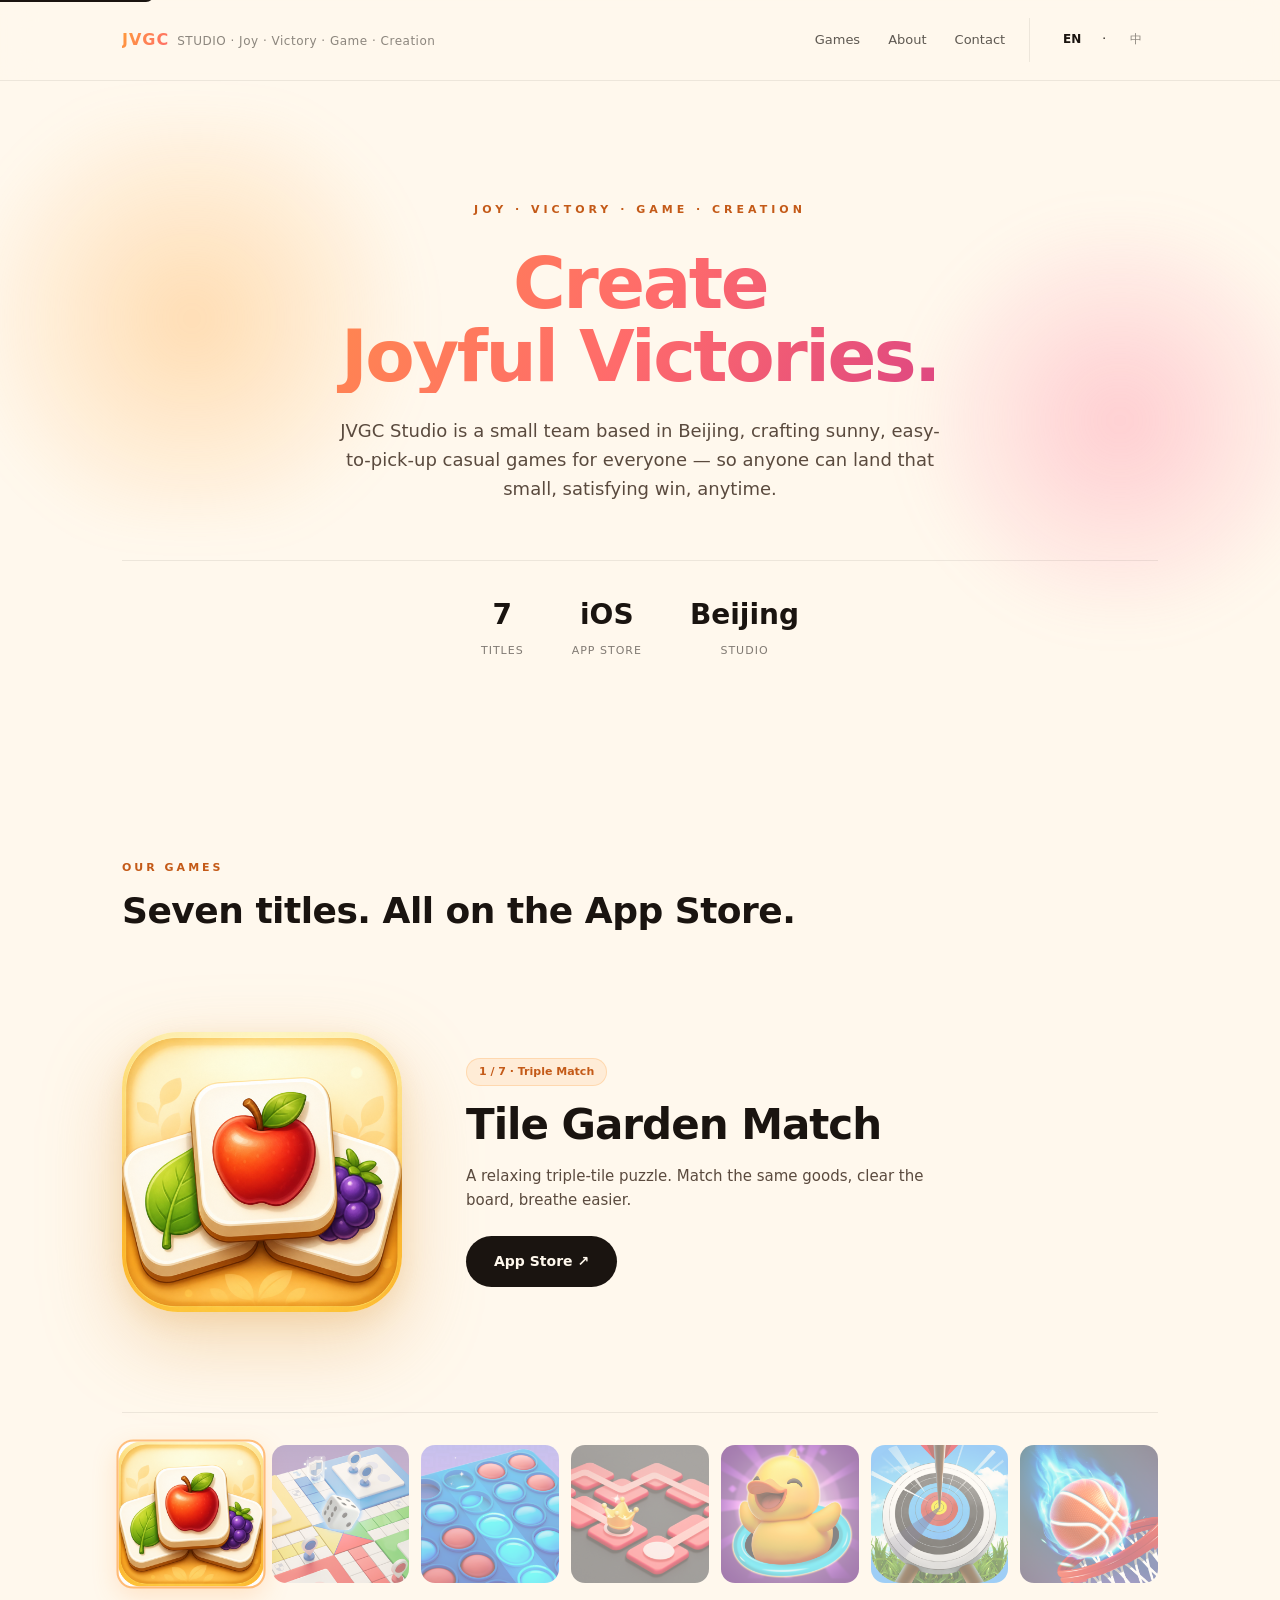
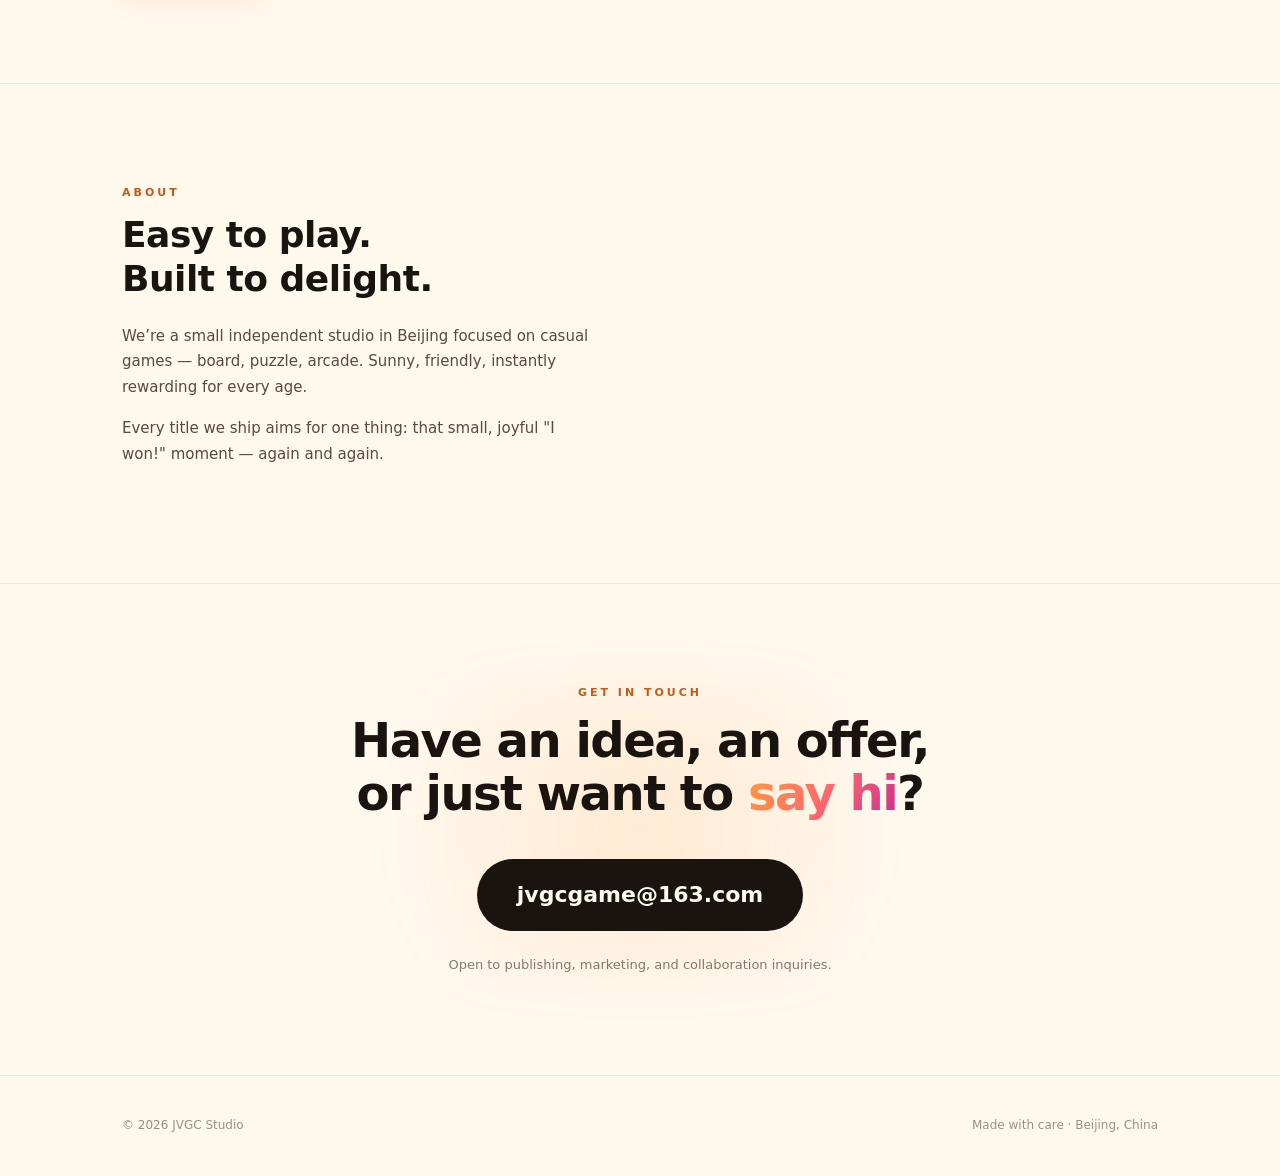
<file: index.html>
<!DOCTYPE html>
<html lang="en">
<head>
  <meta charset="UTF-8">
  <meta name="viewport" content="width=device-width, initial-scale=1">
  <meta name="description" content="JVGC Studio - Joy, Victory, Game, Creation. A small independent studio in Beijing crafting sunny casual games for everyone.">
  <title>JVGC Studio · Create Joyful Victories</title>
  <link rel="stylesheet" href="assets/css/styles.css">
</head>
<body>
<a class="skip-link" href="#top">Skip to content</a>

<nav class="nav" aria-label="Main navigation" data-i18n-attr="aria-label:nav.ariaMain">
  <div class="container nav__inner">
    <a class="nav__logo" href="#top" aria-label="JVGC Studio home" data-i18n-attr="aria-label:nav.ariaLogo">
      <span class="nav__logo-mark">JVGC</span>
      <span class="nav__logo-sub" data-i18n="nav.logoSub">STUDIO · Joy · Victory · Game · Creation</span>
    </a>
    <div class="nav__right">
      <ul class="nav__links" role="list">
        <li><a href="#games" data-i18n="nav.games">Games</a></li>
        <li><a href="#about" data-i18n="nav.about">About</a></li>
        <li><a href="#contact" data-i18n="nav.contact">Contact</a></li>
      </ul>
      <div class="nav__lang" role="group" aria-label="Language" data-i18n-attr="aria-label:nav.ariaLang">
        <button class="nav__lang-btn is-active" data-lang="en" aria-pressed="true">EN</button>
        <span aria-hidden="true">·</span>
        <button class="nav__lang-btn" data-lang="zh" aria-pressed="false">中</button>
      </div>
    </div>
  </div>
</nav>

<section class="hero" id="top">
  <div class="container">
    <div class="hero__eyebrow" data-i18n="hero.eyebrow">Joy · Victory · Game · Creation</div>
    <h1 class="hero__title" data-i18n="hero.title">Create<br>Joyful Victories.</h1>
    <p class="hero__sub" data-i18n="hero.sub">JVGC Studio is a small team based in Beijing, crafting sunny, easy-to-pick-up casual games for everyone — so anyone can land that small, satisfying win, anytime.</p>
    <div class="hero__stats">
      <div class="hero__stat">
        <div class="hero__stat-num" id="hero-titles-count">7</div>
        <div class="hero__stat-lbl" data-i18n="hero.stat1Label">Titles</div>
      </div>
      <div class="hero__stat">
        <div class="hero__stat-num" data-i18n="hero.stat2Num">iOS</div>
        <div class="hero__stat-lbl" data-i18n="hero.stat2Label">App Store</div>
      </div>
      <div class="hero__stat">
        <div class="hero__stat-num" data-i18n="hero.stat3Num">Beijing</div>
        <div class="hero__stat-lbl" data-i18n="hero.stat3Label">Studio</div>
      </div>
    </div>
  </div>
</section>

<section class="games" id="games" aria-labelledby="games-title">
  <div class="container">
    <div class="eyebrow" data-i18n="games.eyebrow">Our Games</div>
    <h2 class="section-title games__title" id="games-title" data-i18n="games.title">Seven titles. All on the App Store.</h2>

    <div class="featured" id="featured">
      <!-- Static fallback (Tile Garden Match). app.js re-renders this on load and on lang/thumb changes. -->
      <div class="featured__icon" id="featured-icon" style="background-image: linear-gradient(135deg, #f8e1a8, #e3a857);" role="img" aria-label="Tile Garden Match"></div>
      <div class="featured__info">
        <span class="featured__pill">1 / 7 · Triple Match</span>
        <h3 class="featured__name">Tile Garden Match</h3>
        <p class="featured__tagline">A relaxing triple-tile puzzle. Match the same goods, clear the board, breathe easier.</p>
        <span class="featured__cta is-disabled" aria-disabled="true">Coming soon</span>
      </div>
    </div>

    <div class="thumbs" id="thumbs" role="tablist" aria-label="Games list" data-i18n-attr="aria-label:games.ariaList">
      <!-- Static fallback. app.js re-renders these on load with click handlers. -->
      <button class="thumb is-active" role="tab" aria-selected="true" aria-label="Tile Garden Match" data-index="0" style="background-image: linear-gradient(135deg, #f8e1a8, #e3a857);"></button>
      <button class="thumb" role="tab" aria-selected="false" aria-label="LUDO" data-index="1" style="background-image: linear-gradient(135deg, #b8e0c2, #4ea871);"></button>
      <button class="thumb" role="tab" aria-selected="false" aria-label="Connect 4" data-index="2" style="background-image: linear-gradient(135deg, #c8d6f0, #5874c2);"></button>
      <button class="thumb" role="tab" aria-selected="false" aria-label="One Fill" data-index="3" style="background-image: linear-gradient(135deg, #f4c4c4, #d76a6a);"></button>
      <button class="thumb" role="tab" aria-selected="false" aria-label="Triple Match Joy" data-index="4" style="background-image: linear-gradient(135deg, #d4a8f8, #8b5fbf);"></button>
      <button class="thumb" role="tab" aria-selected="false" aria-label="Archery Pro" data-index="5" style="background-image: linear-gradient(135deg, #a8d4f8, #4e88c8);"></button>
      <button class="thumb" role="tab" aria-selected="false" aria-label="Finger Dunk" data-index="6" style="background-image: linear-gradient(135deg, #f8d4a8, #d68a3a);"></button>
    </div>
  </div>
</section>

<section class="about" id="about" aria-labelledby="about-title">
  <div class="container about__grid">
    <div class="about__text">
      <div class="eyebrow" data-i18n="about.eyebrow">About</div>
      <h2 class="section-title about__title" id="about-title" data-i18n="about.title">Easy to play.<br>Built to delight.</h2>
      <p class="about__p" data-i18n="about.p1">We're a small independent studio in Beijing focused on casual games — board, puzzle, arcade. Sunny, friendly, instantly rewarding for every age.</p>
      <p class="about__p" data-i18n="about.p2">Every title we ship aims for one thing: that small, joyful "I won!" moment — again and again.</p>
    </div>
  </div>
</section>

<section class="contact" id="contact" aria-labelledby="contact-title">
  <div class="container">
    <div class="eyebrow" data-i18n="contact.eyebrow">Get in Touch</div>
    <h2 class="section-title contact__title" id="contact-title" data-i18n="contact.title">Have an idea, an offer,<br>or just want to <em>say hi</em>?</h2>
    <a class="contact__email" href="mailto:jvgcgame@163.com">jvgcgame@163.com</a>
    <div class="contact__note" data-i18n="contact.note">Open to publishing, marketing, and collaboration inquiries.</div>
  </div>
</section>

<footer class="footer">
  <div class="container footer__inner">
    <span data-i18n="footer.copyright">© 2026 JVGC Studio</span>
    <span data-i18n="footer.location">Made with care · Beijing, China</span>
  </div>
</footer>

<script src="assets/js/i18n.js"></script>
<script src="assets/js/games.js"></script>
<script src="assets/js/app.js" defer></script>
</body>
</html>
</file>
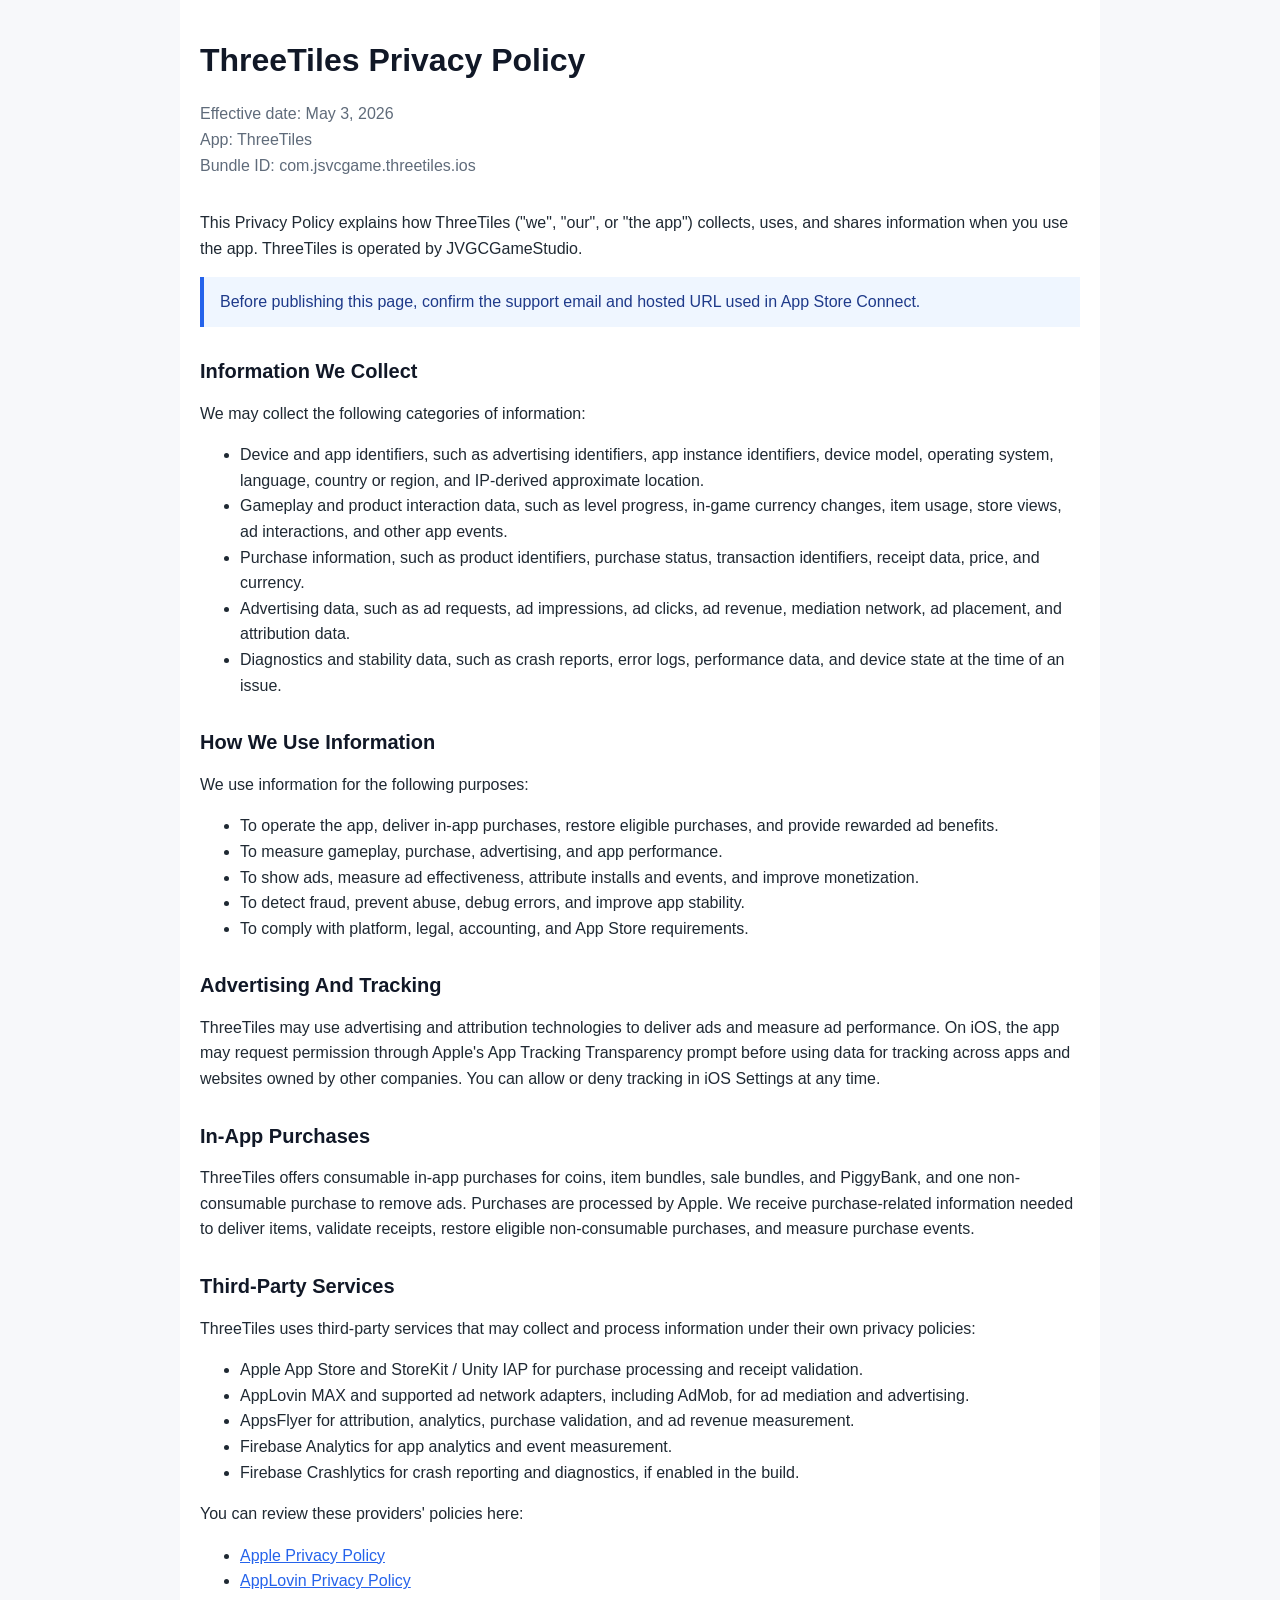
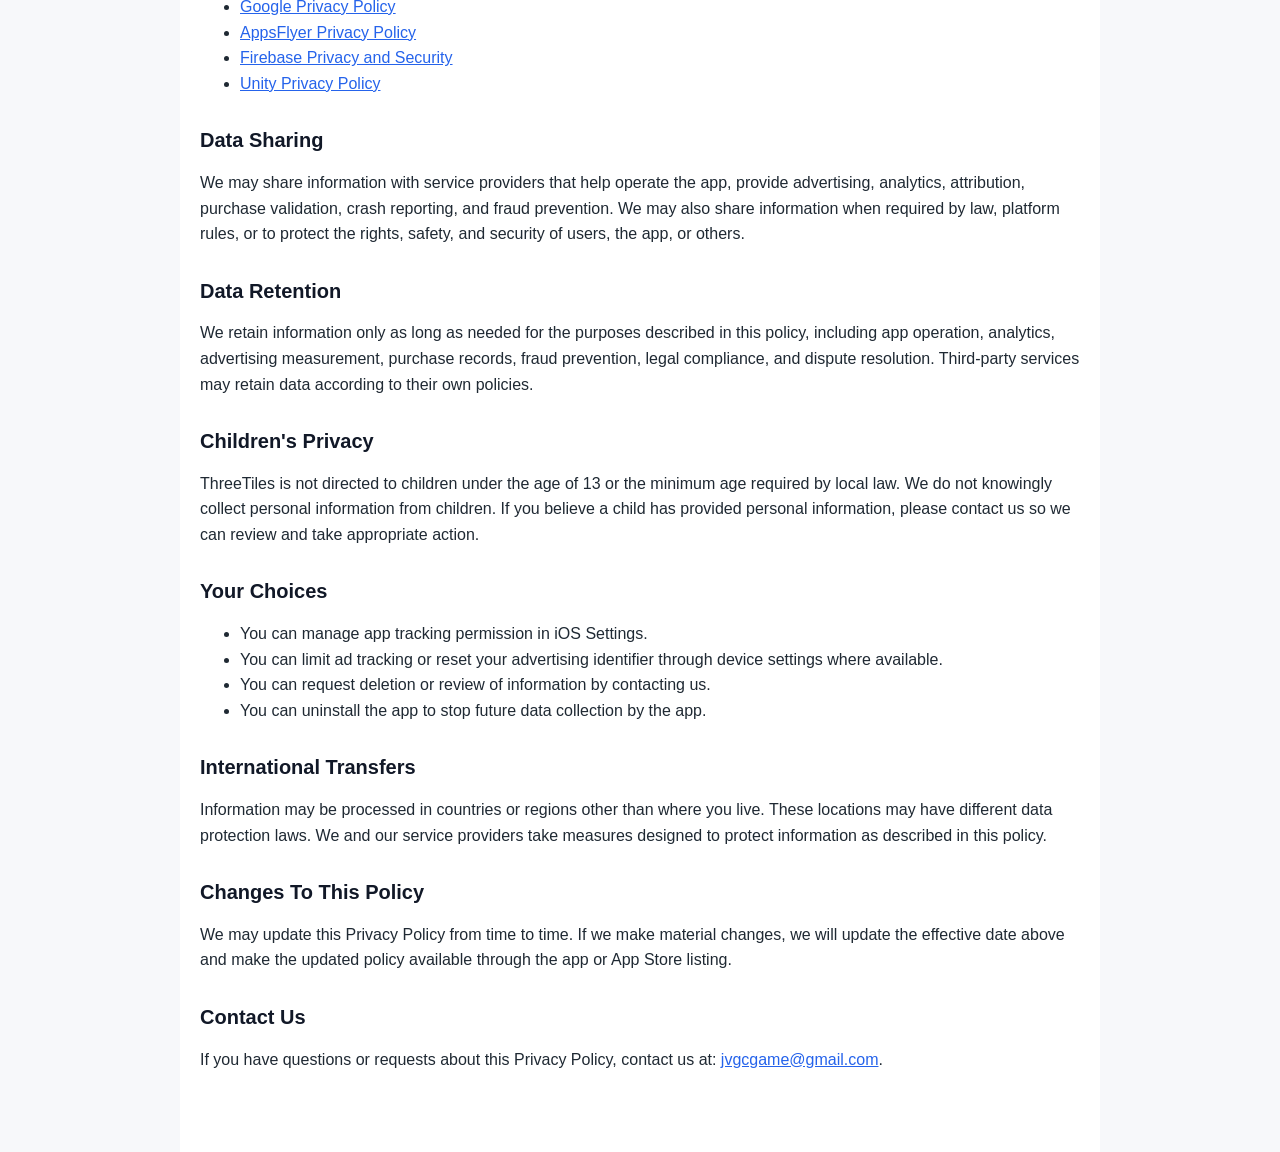
<file: match3_privacy-policy.html>
<!doctype html>
<html lang="en">
<head>
  <meta charset="utf-8">
  <meta name="viewport" content="width=device-width, initial-scale=1">
  <title>ThreeTiles Privacy Policy</title>
  <style>
    :root {
      color-scheme: light dark;
      font-family: -apple-system, BlinkMacSystemFont, "Segoe UI", Arial, sans-serif;
      line-height: 1.6;
      color: #1f2933;
      background: #f7f8fa;
    }

    body {
      margin: 0;
      padding: 0;
    }

    main {
      max-width: 880px;
      margin: 0 auto;
      padding: 40px 20px 64px;
      background: #ffffff;
    }

    h1, h2 {
      line-height: 1.25;
      color: #111827;
    }

    h1 {
      margin-top: 0;
      font-size: 2rem;
    }

    h2 {
      margin-top: 2rem;
      font-size: 1.25rem;
    }

    p, li {
      font-size: 1rem;
    }

    .meta {
      color: #5f6b7a;
      margin-bottom: 2rem;
    }

    .notice {
      border-left: 4px solid #2563eb;
      padding: 12px 16px;
      background: #eff6ff;
      color: #1e3a8a;
    }

    a {
      color: #2563eb;
    }

    @media (prefers-color-scheme: dark) {
      :root {
        color: #d1d5db;
        background: #111827;
      }

      main {
        background: #1f2937;
      }

      h1, h2 {
        color: #f9fafb;
      }

      .meta {
        color: #9ca3af;
      }

      .notice {
        background: #172554;
        color: #dbeafe;
      }
    }
  </style>
</head>
<body>
<main>
  <h1>ThreeTiles Privacy Policy</h1>
  <p class="meta">Effective date: May 3, 2026<br>App: ThreeTiles<br>Bundle ID: com.jsvcgame.threetiles.ios</p>

  <p>
    This Privacy Policy explains how ThreeTiles ("we", "our", or "the app") collects, uses, and shares information when you use the app.
    ThreeTiles is operated by JVGCGameStudio.
  </p>

  <p class="notice">
    Before publishing this page, confirm the support email and hosted URL used in App Store Connect.
  </p>

  <h2>Information We Collect</h2>
  <p>We may collect the following categories of information:</p>
  <ul>
    <li>Device and app identifiers, such as advertising identifiers, app instance identifiers, device model, operating system, language, country or region, and IP-derived approximate location.</li>
    <li>Gameplay and product interaction data, such as level progress, in-game currency changes, item usage, store views, ad interactions, and other app events.</li>
    <li>Purchase information, such as product identifiers, purchase status, transaction identifiers, receipt data, price, and currency.</li>
    <li>Advertising data, such as ad requests, ad impressions, ad clicks, ad revenue, mediation network, ad placement, and attribution data.</li>
    <li>Diagnostics and stability data, such as crash reports, error logs, performance data, and device state at the time of an issue.</li>
  </ul>

  <h2>How We Use Information</h2>
  <p>We use information for the following purposes:</p>
  <ul>
    <li>To operate the app, deliver in-app purchases, restore eligible purchases, and provide rewarded ad benefits.</li>
    <li>To measure gameplay, purchase, advertising, and app performance.</li>
    <li>To show ads, measure ad effectiveness, attribute installs and events, and improve monetization.</li>
    <li>To detect fraud, prevent abuse, debug errors, and improve app stability.</li>
    <li>To comply with platform, legal, accounting, and App Store requirements.</li>
  </ul>

  <h2>Advertising And Tracking</h2>
  <p>
    ThreeTiles may use advertising and attribution technologies to deliver ads and measure ad performance.
    On iOS, the app may request permission through Apple's App Tracking Transparency prompt before using data for tracking across apps and websites owned by other companies.
    You can allow or deny tracking in iOS Settings at any time.
  </p>

  <h2>In-App Purchases</h2>
  <p>
    ThreeTiles offers consumable in-app purchases for coins, item bundles, sale bundles, and PiggyBank, and one non-consumable purchase to remove ads.
    Purchases are processed by Apple. We receive purchase-related information needed to deliver items, validate receipts, restore eligible non-consumable purchases, and measure purchase events.
  </p>

  <h2>Third-Party Services</h2>
  <p>ThreeTiles uses third-party services that may collect and process information under their own privacy policies:</p>
  <ul>
    <li>Apple App Store and StoreKit / Unity IAP for purchase processing and receipt validation.</li>
    <li>AppLovin MAX and supported ad network adapters, including AdMob, for ad mediation and advertising.</li>
    <li>AppsFlyer for attribution, analytics, purchase validation, and ad revenue measurement.</li>
    <li>Firebase Analytics for app analytics and event measurement.</li>
    <li>Firebase Crashlytics for crash reporting and diagnostics, if enabled in the build.</li>
  </ul>

  <p>You can review these providers' policies here:</p>
  <ul>
    <li><a href="https://www.apple.com/legal/privacy/" rel="noopener">Apple Privacy Policy</a></li>
    <li><a href="https://www.applovin.com/privacy/" rel="noopener">AppLovin Privacy Policy</a></li>
    <li><a href="https://policies.google.com/privacy" rel="noopener">Google Privacy Policy</a></li>
    <li><a href="https://www.appsflyer.com/legal/privacy-policy/" rel="noopener">AppsFlyer Privacy Policy</a></li>
    <li><a href="https://firebase.google.com/support/privacy" rel="noopener">Firebase Privacy and Security</a></li>
    <li><a href="https://unity.com/legal/privacy-policy" rel="noopener">Unity Privacy Policy</a></li>
  </ul>

  <h2>Data Sharing</h2>
  <p>
    We may share information with service providers that help operate the app, provide advertising, analytics, attribution, purchase validation, crash reporting, and fraud prevention.
    We may also share information when required by law, platform rules, or to protect the rights, safety, and security of users, the app, or others.
  </p>

  <h2>Data Retention</h2>
  <p>
    We retain information only as long as needed for the purposes described in this policy, including app operation, analytics, advertising measurement, purchase records, fraud prevention, legal compliance, and dispute resolution.
    Third-party services may retain data according to their own policies.
  </p>

  <h2>Children's Privacy</h2>
  <p>
    ThreeTiles is not directed to children under the age of 13 or the minimum age required by local law.
    We do not knowingly collect personal information from children. If you believe a child has provided personal information, please contact us so we can review and take appropriate action.
  </p>

  <h2>Your Choices</h2>
  <ul>
    <li>You can manage app tracking permission in iOS Settings.</li>
    <li>You can limit ad tracking or reset your advertising identifier through device settings where available.</li>
    <li>You can request deletion or review of information by contacting us.</li>
    <li>You can uninstall the app to stop future data collection by the app.</li>
  </ul>

  <h2>International Transfers</h2>
  <p>
    Information may be processed in countries or regions other than where you live. These locations may have different data protection laws.
    We and our service providers take measures designed to protect information as described in this policy.
  </p>

  <h2>Changes To This Policy</h2>
  <p>
    We may update this Privacy Policy from time to time. If we make material changes, we will update the effective date above and make the updated policy available through the app or App Store listing.
  </p>

  <h2>Contact Us</h2>
  <p>
    If you have questions or requests about this Privacy Policy, contact us at:
    <a href="mailto:jvgcgame@gmail.com">jvgcgame@gmail.com</a>.
  </p>
</main>
</body>
</html>
</file>
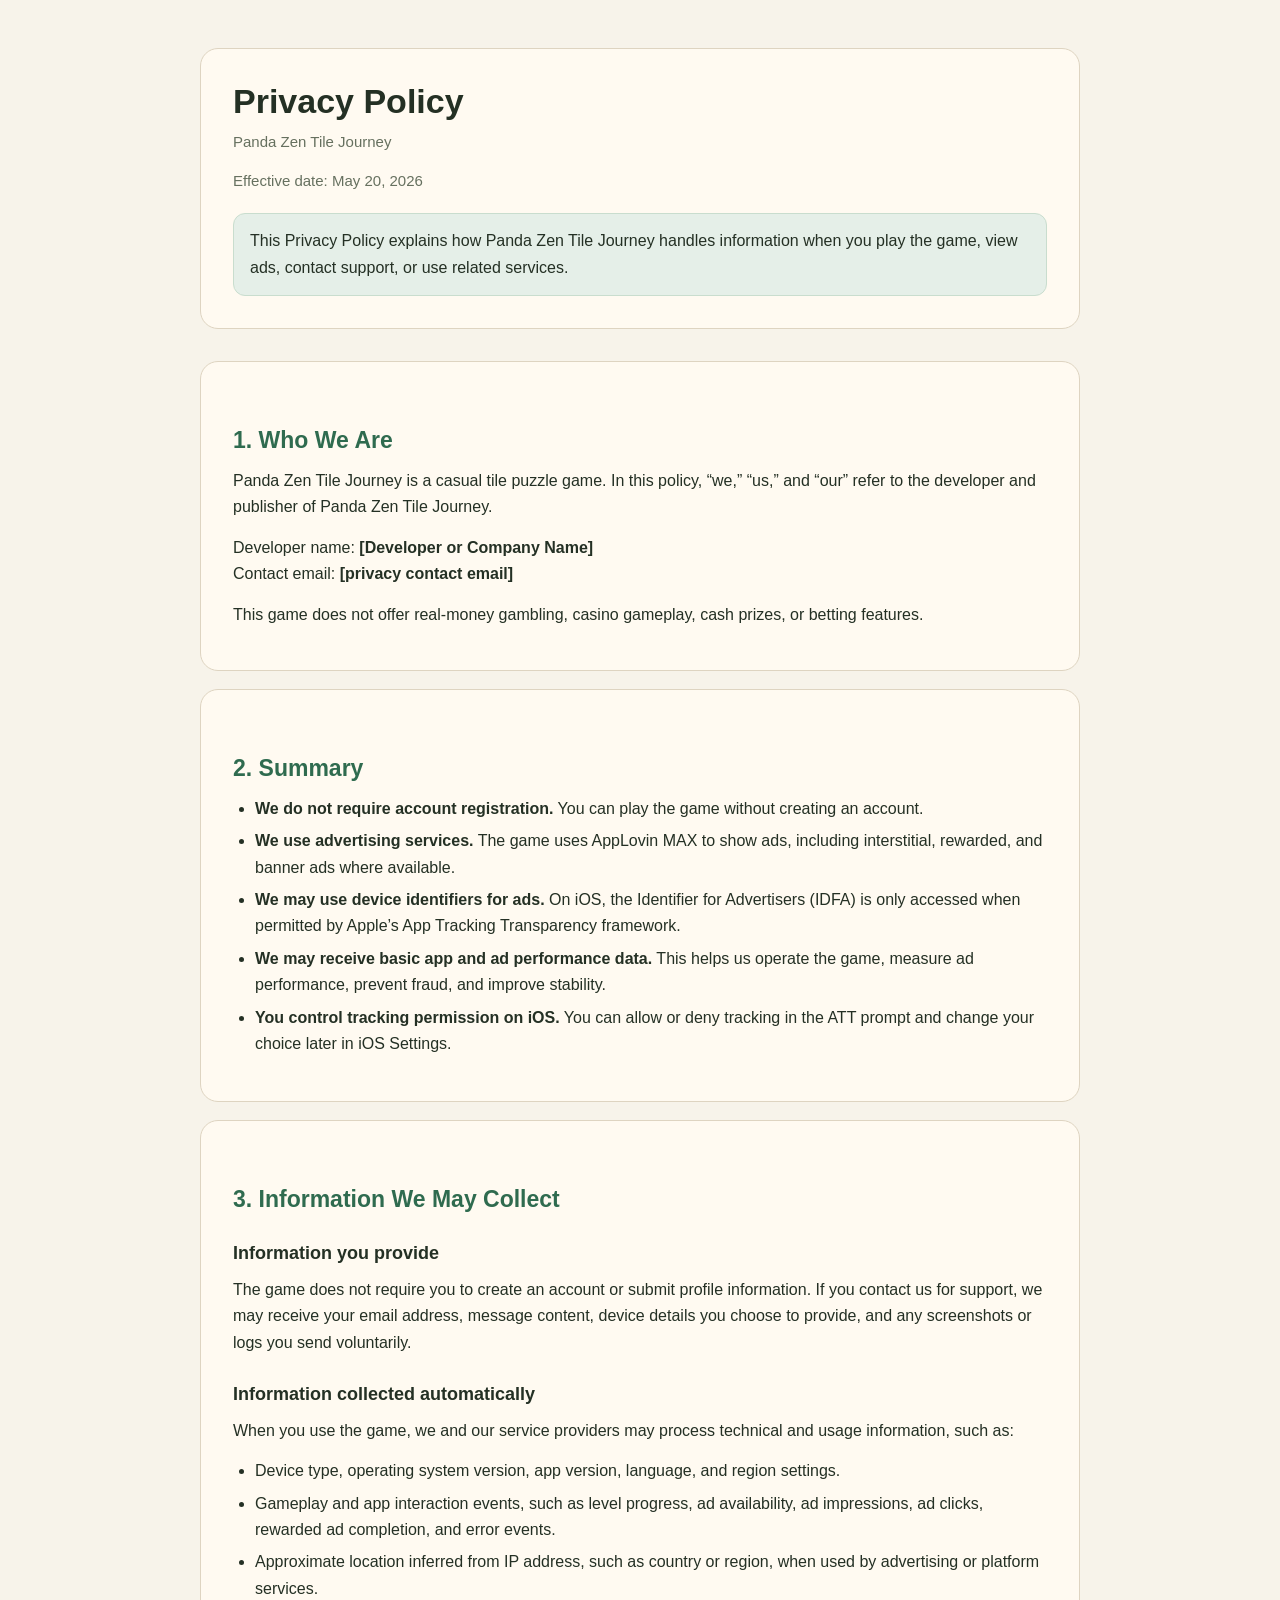
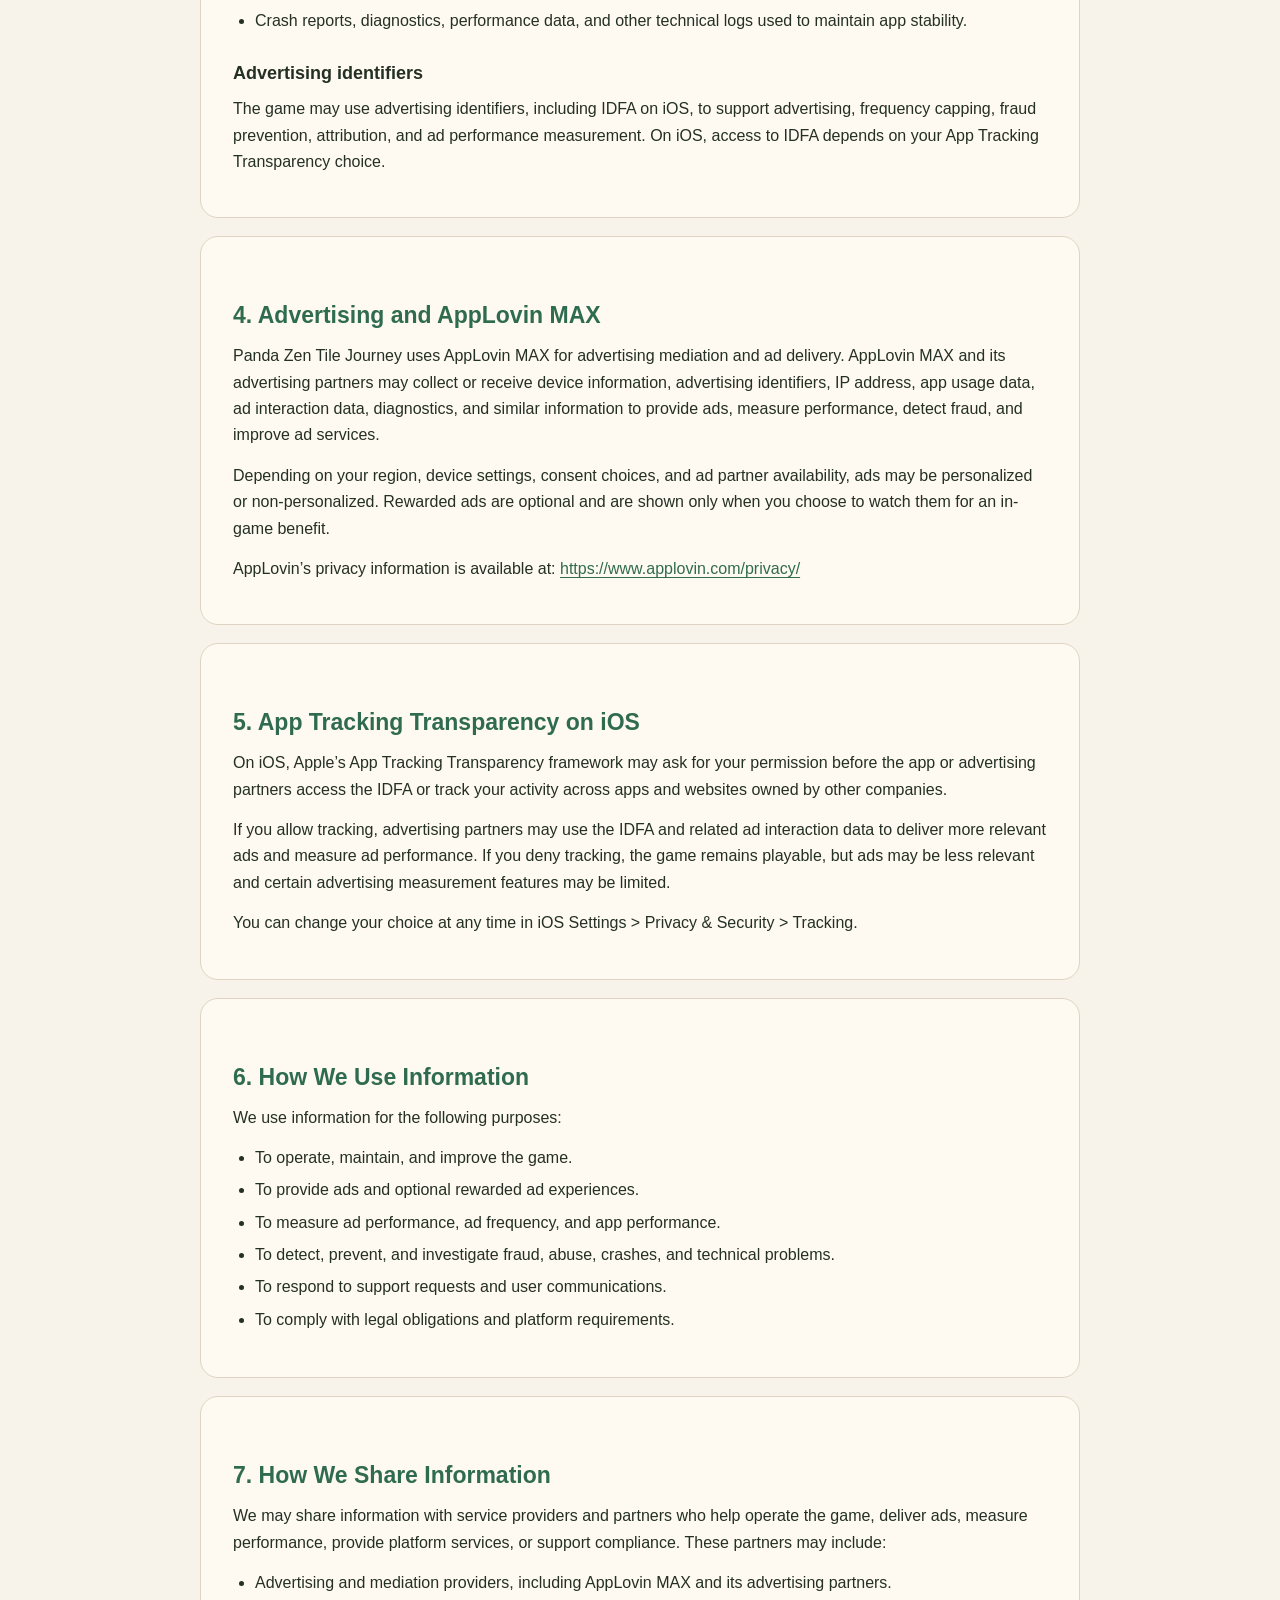
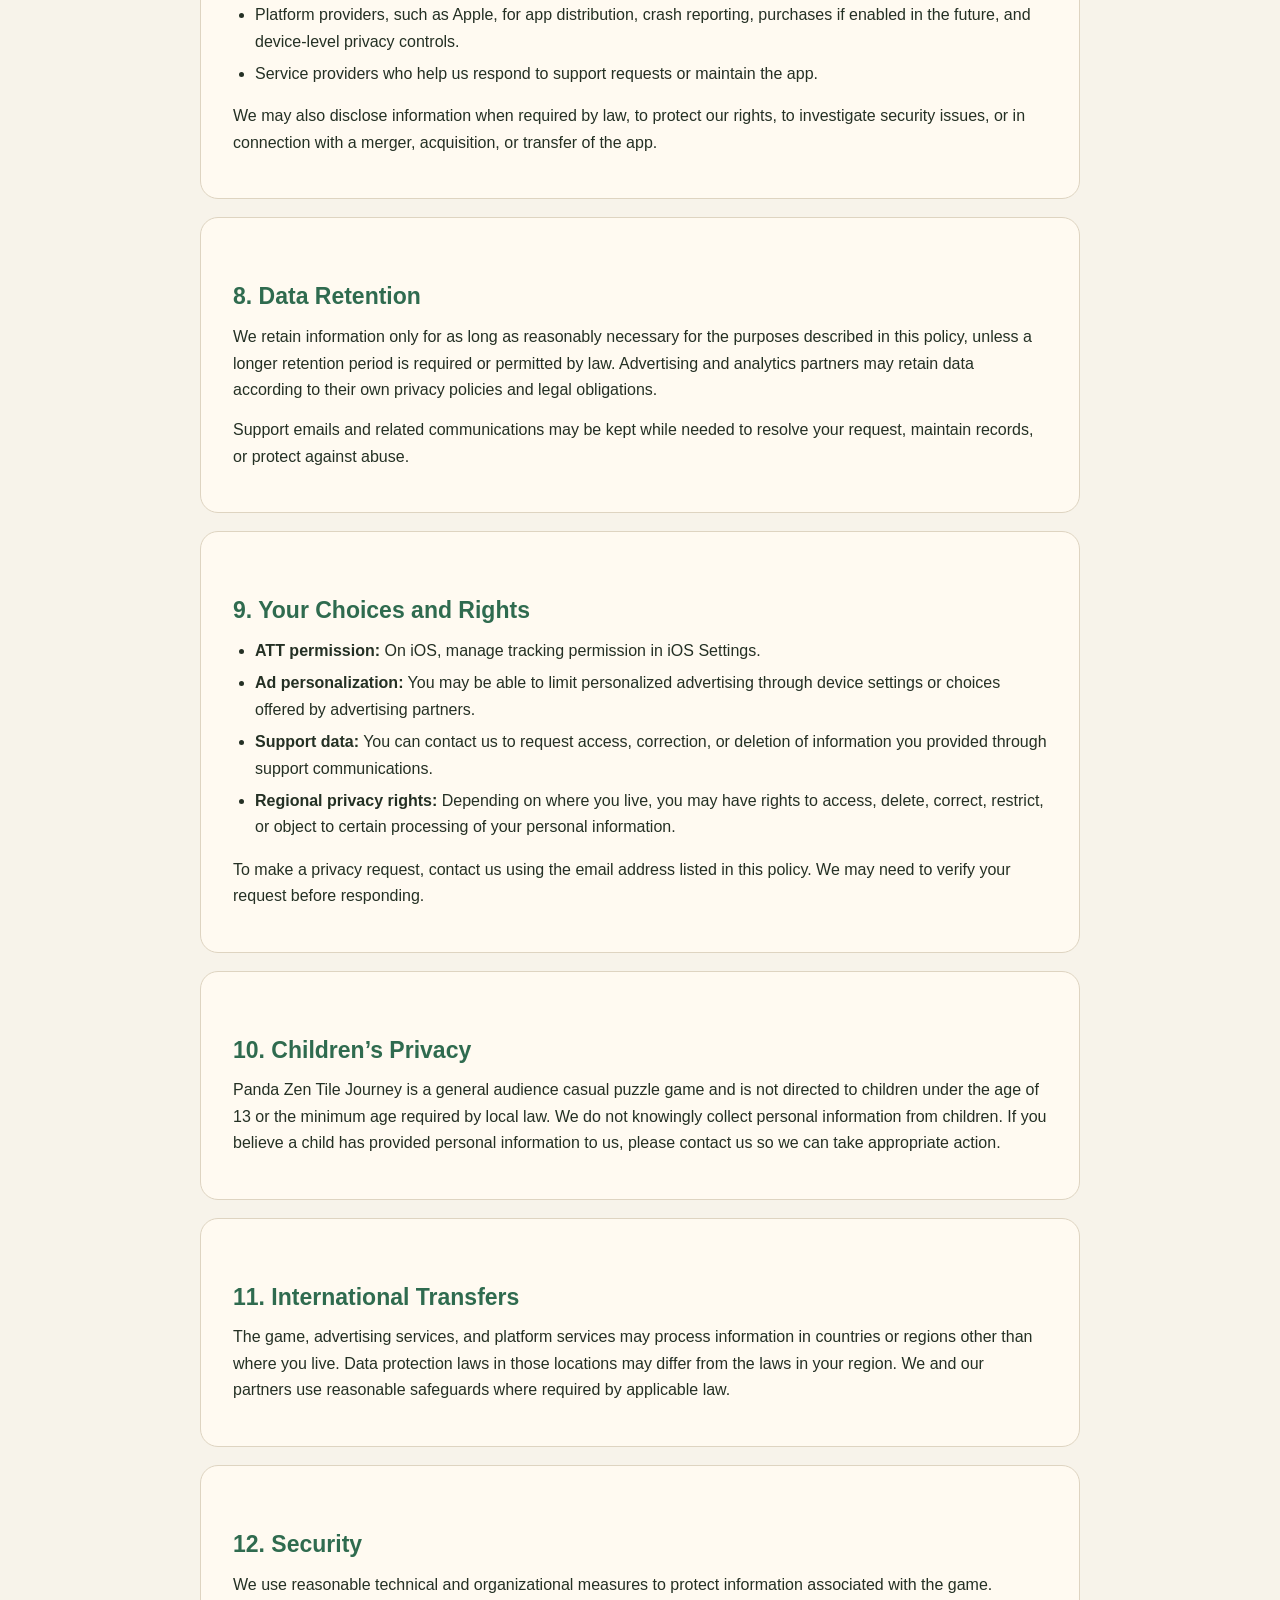
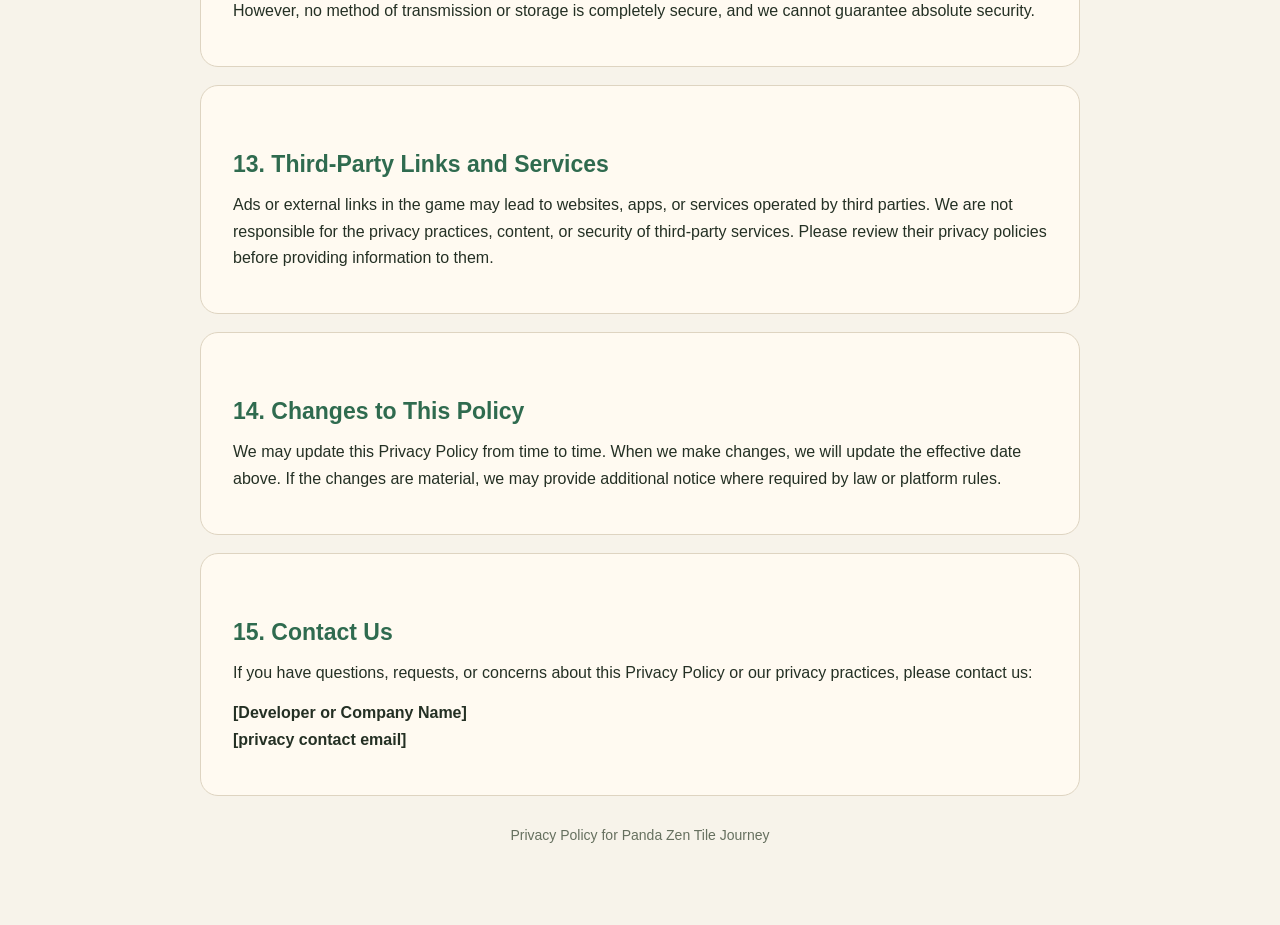
<file: pandatile.html>
<!doctype html>
<html lang="en">
<head>
  <meta charset="utf-8">
  <meta name="viewport" content="width=device-width, initial-scale=1">
  <title>Privacy Policy | Panda Zen Tile Journey</title>
  <meta name="description" content="Privacy Policy for Panda Zen Tile Journey.">
  <style>
    :root {
      color-scheme: light;
      --bg: #f7f3ea;
      --surface: #fffaf1;
      --text: #243024;
      --muted: #66705f;
      --border: #ded4c1;
      --accent: #2f6b4f;
      --accent-soft: #e5efe8;
    }

    * {
      box-sizing: border-box;
    }

    body {
      margin: 0;
      background: var(--bg);
      color: var(--text);
      font-family: -apple-system, BlinkMacSystemFont, "Segoe UI", Arial, sans-serif;
      line-height: 1.65;
    }

    main {
      max-width: 920px;
      margin: 0 auto;
      padding: 48px 20px 64px;
    }

    header {
      margin-bottom: 32px;
      padding: 32px;
      background: var(--surface);
      border: 1px solid var(--border);
      border-radius: 18px;
    }

    h1 {
      margin: 0 0 8px;
      font-size: 34px;
      line-height: 1.2;
    }

    h2 {
      margin: 36px 0 12px;
      font-size: 23px;
      line-height: 1.3;
      color: var(--accent);
    }

    h3 {
      margin: 24px 0 8px;
      font-size: 18px;
    }

    p {
      margin: 0 0 14px;
    }

    ul {
      margin: 0 0 16px;
      padding-left: 22px;
    }

    li {
      margin: 6px 0;
    }

    a {
      color: var(--accent);
      text-decoration: underline;
      text-underline-offset: 3px;
    }

    .meta {
      color: var(--muted);
      font-size: 15px;
    }

    .notice {
      margin: 20px 0 0;
      padding: 14px 16px;
      background: var(--accent-soft);
      border: 1px solid #c9ddce;
      border-radius: 12px;
    }

    .section {
      padding: 28px 32px;
      background: var(--surface);
      border: 1px solid var(--border);
      border-radius: 18px;
      margin-bottom: 18px;
    }

    .summary-list strong {
      color: var(--text);
    }

    .contact {
      font-weight: 600;
    }

    footer {
      margin-top: 28px;
      color: var(--muted);
      font-size: 14px;
      text-align: center;
    }

    @media (max-width: 640px) {
      main {
        padding: 24px 14px 40px;
      }

      header,
      .section {
        padding: 22px 18px;
        border-radius: 14px;
      }

      h1 {
        font-size: 28px;
      }
    }
  </style>
</head>
<body>
  <main>
    <header>
      <h1>Privacy Policy</h1>
      <p class="meta">Panda Zen Tile Journey</p>
      <p class="meta">Effective date: May 20, 2026</p>
      <div class="notice">
        This Privacy Policy explains how Panda Zen Tile Journey handles information when you play the game, view ads, contact support, or use related services.
      </div>
    </header>

    <section class="section">
      <h2>1. Who We Are</h2>
      <p>
        Panda Zen Tile Journey is a casual tile puzzle game. In this policy, “we,” “us,” and “our” refer to the developer and publisher of Panda Zen Tile Journey.
      </p>
      <p>
        Developer name: <strong>[Developer or Company Name]</strong><br>
        Contact email: <span class="contact">[privacy contact email]</span>
      </p>
      <p>
        This game does not offer real-money gambling, casino gameplay, cash prizes, or betting features.
      </p>
    </section>

    <section class="section">
      <h2>2. Summary</h2>
      <ul class="summary-list">
        <li><strong>We do not require account registration.</strong> You can play the game without creating an account.</li>
        <li><strong>We use advertising services.</strong> The game uses AppLovin MAX to show ads, including interstitial, rewarded, and banner ads where available.</li>
        <li><strong>We may use device identifiers for ads.</strong> On iOS, the Identifier for Advertisers (IDFA) is only accessed when permitted by Apple’s App Tracking Transparency framework.</li>
        <li><strong>We may receive basic app and ad performance data.</strong> This helps us operate the game, measure ad performance, prevent fraud, and improve stability.</li>
        <li><strong>You control tracking permission on iOS.</strong> You can allow or deny tracking in the ATT prompt and change your choice later in iOS Settings.</li>
      </ul>
    </section>

    <section class="section">
      <h2>3. Information We May Collect</h2>

      <h3>Information you provide</h3>
      <p>
        The game does not require you to create an account or submit profile information. If you contact us for support, we may receive your email address, message content, device details you choose to provide, and any screenshots or logs you send voluntarily.
      </p>

      <h3>Information collected automatically</h3>
      <p>
        When you use the game, we and our service providers may process technical and usage information, such as:
      </p>
      <ul>
        <li>Device type, operating system version, app version, language, and region settings.</li>
        <li>Gameplay and app interaction events, such as level progress, ad availability, ad impressions, ad clicks, rewarded ad completion, and error events.</li>
        <li>Approximate location inferred from IP address, such as country or region, when used by advertising or platform services.</li>
        <li>Crash reports, diagnostics, performance data, and other technical logs used to maintain app stability.</li>
      </ul>

      <h3>Advertising identifiers</h3>
      <p>
        The game may use advertising identifiers, including IDFA on iOS, to support advertising, frequency capping, fraud prevention, attribution, and ad performance measurement. On iOS, access to IDFA depends on your App Tracking Transparency choice.
      </p>
    </section>

    <section class="section">
      <h2>4. Advertising and AppLovin MAX</h2>
      <p>
        Panda Zen Tile Journey uses AppLovin MAX for advertising mediation and ad delivery. AppLovin MAX and its advertising partners may collect or receive device information, advertising identifiers, IP address, app usage data, ad interaction data, diagnostics, and similar information to provide ads, measure performance, detect fraud, and improve ad services.
      </p>
      <p>
        Depending on your region, device settings, consent choices, and ad partner availability, ads may be personalized or non-personalized. Rewarded ads are optional and are shown only when you choose to watch them for an in-game benefit.
      </p>
      <p>
        AppLovin’s privacy information is available at:
        <a href="https://www.applovin.com/privacy/" rel="noopener noreferrer">https://www.applovin.com/privacy/</a>
      </p>
    </section>

    <section class="section">
      <h2>5. App Tracking Transparency on iOS</h2>
      <p>
        On iOS, Apple’s App Tracking Transparency framework may ask for your permission before the app or advertising partners access the IDFA or track your activity across apps and websites owned by other companies.
      </p>
      <p>
        If you allow tracking, advertising partners may use the IDFA and related ad interaction data to deliver more relevant ads and measure ad performance. If you deny tracking, the game remains playable, but ads may be less relevant and certain advertising measurement features may be limited.
      </p>
      <p>
        You can change your choice at any time in iOS Settings &gt; Privacy &amp; Security &gt; Tracking.
      </p>
    </section>

    <section class="section">
      <h2>6. How We Use Information</h2>
      <p>We use information for the following purposes:</p>
      <ul>
        <li>To operate, maintain, and improve the game.</li>
        <li>To provide ads and optional rewarded ad experiences.</li>
        <li>To measure ad performance, ad frequency, and app performance.</li>
        <li>To detect, prevent, and investigate fraud, abuse, crashes, and technical problems.</li>
        <li>To respond to support requests and user communications.</li>
        <li>To comply with legal obligations and platform requirements.</li>
      </ul>
    </section>

    <section class="section">
      <h2>7. How We Share Information</h2>
      <p>
        We may share information with service providers and partners who help operate the game, deliver ads, measure performance, provide platform services, or support compliance. These partners may include:
      </p>
      <ul>
        <li>Advertising and mediation providers, including AppLovin MAX and its advertising partners.</li>
        <li>Platform providers, such as Apple, for app distribution, crash reporting, purchases if enabled in the future, and device-level privacy controls.</li>
        <li>Service providers who help us respond to support requests or maintain the app.</li>
      </ul>
      <p>
        We may also disclose information when required by law, to protect our rights, to investigate security issues, or in connection with a merger, acquisition, or transfer of the app.
      </p>
    </section>

    <section class="section">
      <h2>8. Data Retention</h2>
      <p>
        We retain information only for as long as reasonably necessary for the purposes described in this policy, unless a longer retention period is required or permitted by law. Advertising and analytics partners may retain data according to their own privacy policies and legal obligations.
      </p>
      <p>
        Support emails and related communications may be kept while needed to resolve your request, maintain records, or protect against abuse.
      </p>
    </section>

    <section class="section">
      <h2>9. Your Choices and Rights</h2>
      <ul>
        <li><strong>ATT permission:</strong> On iOS, manage tracking permission in iOS Settings.</li>
        <li><strong>Ad personalization:</strong> You may be able to limit personalized advertising through device settings or choices offered by advertising partners.</li>
        <li><strong>Support data:</strong> You can contact us to request access, correction, or deletion of information you provided through support communications.</li>
        <li><strong>Regional privacy rights:</strong> Depending on where you live, you may have rights to access, delete, correct, restrict, or object to certain processing of your personal information.</li>
      </ul>
      <p>
        To make a privacy request, contact us using the email address listed in this policy. We may need to verify your request before responding.
      </p>
    </section>

    <section class="section">
      <h2>10. Children’s Privacy</h2>
      <p>
        Panda Zen Tile Journey is a general audience casual puzzle game and is not directed to children under the age of 13 or the minimum age required by local law. We do not knowingly collect personal information from children. If you believe a child has provided personal information to us, please contact us so we can take appropriate action.
      </p>
    </section>

    <section class="section">
      <h2>11. International Transfers</h2>
      <p>
        The game, advertising services, and platform services may process information in countries or regions other than where you live. Data protection laws in those locations may differ from the laws in your region. We and our partners use reasonable safeguards where required by applicable law.
      </p>
    </section>

    <section class="section">
      <h2>12. Security</h2>
      <p>
        We use reasonable technical and organizational measures to protect information associated with the game. However, no method of transmission or storage is completely secure, and we cannot guarantee absolute security.
      </p>
    </section>

    <section class="section">
      <h2>13. Third-Party Links and Services</h2>
      <p>
        Ads or external links in the game may lead to websites, apps, or services operated by third parties. We are not responsible for the privacy practices, content, or security of third-party services. Please review their privacy policies before providing information to them.
      </p>
    </section>

    <section class="section">
      <h2>14. Changes to This Policy</h2>
      <p>
        We may update this Privacy Policy from time to time. When we make changes, we will update the effective date above. If the changes are material, we may provide additional notice where required by law or platform rules.
      </p>
    </section>

    <section class="section">
      <h2>15. Contact Us</h2>
      <p>
        If you have questions, requests, or concerns about this Privacy Policy or our privacy practices, please contact us:
      </p>
      <p class="contact">
        [Developer or Company Name]<br>
        [privacy contact email]
      </p>
    </section>

    <footer>
      <p>Privacy Policy for Panda Zen Tile Journey</p>
    </footer>
  </main>
</body>
</html>
</file>
<file: assets/css/styles.css>
/* ==========================================================================
   JVGC Studio website
   ========================================================================== */

:root {
  /* Base colors */
  --bg: #fff8ed;
  --text-primary: #1a1410;
  --text-secondary: #5a4a3e;
  --line: rgba(26, 20, 16, 0.08);
  /* Accent */
  --accent: #ff7a3c;
  --accent-deep: #c45a18;
  /* Warm gradient */
  --grad-warm: linear-gradient(120deg, #ff9c3a 0%, #ff6b6b 50%, #c93090 100%);
  /* Decorative glows */
  --glow-yellow: rgba(255, 180, 90, 0.4);
  --glow-pink: rgba(255, 126, 158, 0.35);
  /* Layout */
  --container-max: 1100px;
  --container-pad: 32px;
  /* Type */
  --font-stack: -apple-system, 'SF Pro Display', 'PingFang SC', system-ui, sans-serif;
}

/* Reset */
*, *::before, *::after { box-sizing: border-box; }
* { margin: 0; padding: 0; }
html { scroll-behavior: smooth; scroll-padding-top: 80px; }
body {
  font-family: var(--font-stack);
  background: var(--bg);
  color: var(--text-primary);
  -webkit-font-smoothing: antialiased;
  -moz-osx-font-smoothing: grayscale;
  line-height: 1.6;
}
img { max-width: 100%; display: block; }
a { color: inherit; text-decoration: none; }
button { font: inherit; background: none; border: none; cursor: pointer; color: inherit; }

/* Layout helper */
.container {
  max-width: var(--container-max);
  margin: 0 auto;
  padding: 0 var(--container-pad);
}

/* Reusable: eyebrow / section title */
.eyebrow {
  font-size: 11px;
  font-weight: 800;
  letter-spacing: 3px;
  text-transform: uppercase;
  color: var(--accent-deep);
  margin-bottom: 12px;
}
.section-title {
  font-size: 36px;
  font-weight: 700;
  letter-spacing: -0.5px;
  line-height: 1.2;
}

/* Respect reduced motion */
@media (prefers-reduced-motion: reduce) {
  * { transition-duration: 0.01ms !important; animation-duration: 0.01ms !important; }
  html { scroll-behavior: auto; }
}

/* ===== Navigation ===== */
.nav {
  position: sticky;
  top: 0;
  z-index: 50;
  background: rgba(255, 248, 237, 0.85);
  backdrop-filter: blur(16px);
  -webkit-backdrop-filter: blur(16px);
  border-bottom: 1px solid var(--line);
}
.nav__inner {
  display: flex;
  justify-content: space-between;
  align-items: center;
  padding: 18px var(--container-pad);
}
.nav__logo {
  display: flex;
  align-items: baseline;
  gap: 8px;
  font-weight: 800;
  font-size: 16px;
  letter-spacing: 1px;
}
.nav__logo-mark {
  background: linear-gradient(120deg, #ff9c3a, #ff6b6b);
  -webkit-background-clip: text;
  -webkit-text-fill-color: transparent;
  background-clip: text;
}
.nav__logo-sub {
  font-weight: 400;
  font-size: 12px;
  color: rgba(26, 20, 16, 0.5);
  letter-spacing: 0.5px;
}
.nav__right { display: flex; align-items: center; gap: 24px; }
.nav__links {
  display: flex;
  gap: 28px;
  list-style: none;
  font-size: 13px;
}
.nav__links a {
  color: rgba(26, 20, 16, 0.7);
  transition: color 0.2s;
}
.nav__links a:hover { color: var(--text-primary); }
.nav__lang {
  display: flex;
  align-items: center;
  gap: 8px;
  font-size: 12px;
  padding-left: 20px;
  border-left: 1px solid var(--line);
}
.nav__lang-btn {
  color: rgba(26, 20, 16, 0.5);
  transition: color 0.2s;
  padding: 4px 2px;
  min-width: 44px;
  min-height: 44px;
  display: inline-flex;
  align-items: center;
  justify-content: center;
}
.nav__lang-btn.is-active { color: var(--text-primary); font-weight: 600; }
.nav__lang-btn:hover { color: var(--text-primary); }

/* ===== Hero ===== */
.hero {
  position: relative;
  padding: 120px 0 100px;
  text-align: center;
  overflow: hidden;
}
.hero::before,
.hero::after {
  content: '';
  position: absolute;
  pointer-events: none;
  filter: blur(20px);
  z-index: 0;
}
.hero::before {
  left: -10%;
  top: 5%;
  width: 50%;
  height: 60%;
  background: radial-gradient(circle, var(--glow-yellow), transparent 60%);
}
.hero::after {
  right: -10%;
  top: 20%;
  width: 45%;
  height: 60%;
  background: radial-gradient(circle, var(--glow-pink), transparent 60%);
}
.hero > .container { position: relative; z-index: 1; }
.hero__eyebrow {
  font-size: 11px;
  font-weight: 700;
  letter-spacing: 4px;
  text-transform: uppercase;
  color: var(--accent-deep);
  margin-bottom: 28px;
}
.hero__title {
  font-size: 72px;
  font-weight: 800;
  letter-spacing: -2.5px;
  line-height: 1.02;
  background: var(--grad-warm);
  -webkit-background-clip: text;
  -webkit-text-fill-color: transparent;
  background-clip: text;
  margin-bottom: 24px;
}
.hero__sub {
  font-size: 18px;
  color: var(--text-secondary);
  max-width: 620px;
  margin: 0 auto;
}
.hero__stats {
  display: flex;
  gap: 48px;
  justify-content: center;
  margin-top: 56px;
  padding-top: 32px;
  border-top: 1px solid var(--line);
}
.hero__stat-num { font-size: 28px; font-weight: 700; }
.hero__stat-lbl {
  font-size: 11px;
  color: rgba(26, 20, 16, 0.55);
  letter-spacing: 1px;
  text-transform: uppercase;
  margin-top: 4px;
}

/* ===== Games ===== */
.games { padding: 100px 0; }
.games__title { margin-bottom: 60px; }
.featured {
  display: grid;
  grid-template-columns: 280px 1fr;
  gap: 64px;
  align-items: center;
  padding: 40px 0;
}
.featured__icon {
  aspect-ratio: 1 / 1;
  border-radius: 56px;
  box-shadow: 0 30px 80px rgba(227, 168, 87, 0.4),
              0 8px 24px rgba(227, 168, 87, 0.2);
  background-size: cover;
  background-position: center;
  transition: opacity 0.2s;
}
.featured__icon.is-fading { opacity: 0; }
.featured__info { transition: opacity 0.2s; }
.featured__info.is-fading { opacity: 0; }
.featured__pill {
  display: inline-block;
  padding: 4px 12px;
  background: rgba(255, 156, 58, 0.12);
  border: 1px solid rgba(255, 156, 58, 0.25);
  border-radius: 99px;
  font-size: 11px;
  color: var(--accent-deep);
  font-weight: 600;
  margin-bottom: 16px;
}
.featured__name {
  font-size: 42px;
  font-weight: 700;
  letter-spacing: -1px;
  line-height: 1.1;
  margin-bottom: 16px;
}
.featured__tagline {
  font-size: 15px;
  color: var(--text-secondary);
  line-height: 1.6;
  margin-bottom: 24px;
  max-width: 460px;
}
.featured__cta {
  display: inline-flex;
  align-items: center;
  gap: 8px;
  background: var(--text-primary);
  color: var(--bg);
  padding: 14px 28px;
  border-radius: 99px;
  font-size: 14px;
  font-weight: 600;
  transition: transform 0.2s;
}
.featured__cta:hover { transform: translateY(-2px); }
.featured__cta.is-disabled {
  opacity: 0.4;
  cursor: not-allowed;
  pointer-events: none;
}

/* ===== Thumbs ===== */
.thumbs {
  display: grid;
  grid-template-columns: repeat(7, 1fr);
  gap: 12px;
  margin-top: 60px;
  padding-top: 32px;
  border-top: 1px solid var(--line);
}
.thumb {
  aspect-ratio: 1 / 1;
  border-radius: 14px;
  cursor: pointer;
  opacity: 0.5;
  transition: transform 0.2s, opacity 0.2s, box-shadow 0.2s;
  background-size: cover;
  background-position: center;
  border: 0;
  outline: none;
  padding: 0;
}
.thumb:hover { opacity: 0.85; }
.thumb:focus-visible {
  outline: 2px solid var(--accent);
  outline-offset: 4px;
}
.thumb.is-active {
  opacity: 1;
  transform: scale(1.05);
  box-shadow: 0 8px 24px rgba(255, 156, 58, 0.25);
  outline: 2px solid rgba(255, 156, 58, 0.6);
  outline-offset: 0;
}

/* ===== About ===== */
.about {
  padding: 100px 0;
  border-top: 1px solid var(--line);
}
.about__grid {
  display: grid;
  grid-template-columns: 1fr 1fr;
  gap: 80px;
  align-items: center;
}
.about__title { margin-bottom: 24px; line-height: 1.2; }
.about__p {
  font-size: 15px;
  color: var(--text-secondary);
  line-height: 1.7;
  margin-bottom: 16px;
}
.about__visual {
  aspect-ratio: 1 / 1;
  background:
    radial-gradient(circle at 30% 30%, rgba(255, 180, 90, 0.6), transparent 60%),
    radial-gradient(circle at 70% 70%, rgba(255, 126, 158, 0.55), transparent 60%),
    radial-gradient(circle at 50% 50%, rgba(255, 220, 150, 0.4), transparent 70%);
  border: 1px solid var(--line);
  border-radius: 32px;
  display: flex;
  flex-direction: column;
  align-items: center;
  justify-content: center;
  gap: 8px;
  padding: 32px;
}
.about__logo-mark {
  font-size: 64px;
  font-weight: 800;
  letter-spacing: -2px;
  line-height: 1;
  background: var(--grad-warm);
  -webkit-background-clip: text;
  -webkit-text-fill-color: transparent;
  background-clip: text;
}
.about__logo-sub {
  font-size: 13px;
  font-weight: 700;
  color: var(--text-secondary);
  letter-spacing: 4px;
}

/* ===== Contact ===== */
.contact {
  position: relative;
  padding: 100px 0;
  border-top: 1px solid var(--line);
  text-align: center;
  overflow: hidden;
}
.contact::before {
  content: '';
  position: absolute;
  left: 50%;
  top: 50%;
  width: 60%;
  height: 60%;
  transform: translate(-50%, -50%);
  background: radial-gradient(circle, rgba(255, 156, 58, 0.15), transparent 60%);
  filter: blur(24px);
  pointer-events: none;
  z-index: 0;
}
.contact > .container { position: relative; z-index: 1; }
.contact__title {
  font-size: 48px;
  letter-spacing: -1.5px;
  line-height: 1.1;
  margin-bottom: 24px;
}
.contact__title em {
  font-style: normal;
  background: var(--grad-warm);
  -webkit-background-clip: text;
  -webkit-text-fill-color: transparent;
  background-clip: text;
}
.contact__email {
  display: inline-block;
  font-size: 22px;
  font-weight: 600;
  padding: 18px 40px;
  background: var(--text-primary);
  color: var(--bg);
  border-radius: 99px;
  margin-top: 16px;
  transition: transform 0.2s, box-shadow 0.2s;
}
.contact__email:hover {
  transform: translateY(-2px);
  box-shadow: 0 12px 32px rgba(255, 156, 58, 0.35);
}
.contact__note {
  font-size: 13px;
  color: rgba(26, 20, 16, 0.55);
  margin-top: 24px;
}

/* ===== Footer ===== */
.footer {
  padding: 40px 0;
  border-top: 1px solid var(--line);
}
.footer__inner {
  display: flex;
  justify-content: space-between;
  align-items: center;
  font-size: 12px;
  color: rgba(26, 20, 16, 0.45);
}

/* ===== Responsive ===== */
@media (max-width: 1099px) {
  .nav__logo-sub {
    display: none;
  }
  .nav__logo::after {
    content: 'STUDIO';
    font-weight: 400;
    font-size: 12px;
    color: rgba(26, 20, 16, 0.5);
    letter-spacing: 0.5px;
    margin-left: 4px;
  }
}

@media (max-width: 767px) {
  :root { --container-pad: 20px; }
  .nav__inner { padding: 14px var(--container-pad); }
  .nav__links { display: none; }
  .nav__right { gap: 12px; }
  .nav__lang { padding-left: 0; border-left: none; }

  .hero { padding: 80px 0 60px; }
  .hero__title { font-size: 48px; letter-spacing: -1.5px; }
  .hero__sub { font-size: 16px; }
  .hero__stats { gap: 24px; flex-wrap: wrap; }

  .games { padding: 60px 0; }
  .games__title { margin-bottom: 32px; font-size: 28px; }
  .featured {
    grid-template-columns: 1fr;
    gap: 24px;
    text-align: center;
    padding: 0;
  }
  .featured__icon {
    width: 200px;
    height: 200px;
    margin: 0 auto;
    border-radius: 40px;
  }
  .featured__name { font-size: 32px; }
  .featured__tagline { margin-left: auto; margin-right: auto; }

  .thumbs {
    grid-template-columns: repeat(4, 1fr);
    gap: 8px;
    margin-top: 40px;
    padding-top: 24px;
  }

  .about { padding: 60px 0; }
  .about__grid {
    grid-template-columns: 1fr;
    gap: 32px;
  }
  .about__title { font-size: 28px; }

  .contact { padding: 60px 0; }
  .contact__title { font-size: 32px; }
  .contact__email { font-size: 18px; padding: 14px 28px; }

  .footer__inner {
    flex-direction: column;
    gap: 8px;
    text-align: center;
  }
}

@media (max-width: 479px) {
  .hero__title { font-size: 36px; }
  .nav__logo-mark { font-size: 14px; }
  .nav__logo::after { display: none; }
}

/* ===== A11y additions ===== */

/* Skip link — only visible on focus */
.skip-link {
  position: absolute;
  top: -40px;
  left: 0;
  background: var(--text-primary);
  color: var(--bg);
  padding: 8px 16px;
  z-index: 100;
  border-radius: 0 0 8px 0;
  transition: top 0.2s;
}
.skip-link:focus { top: 0; }

/* Visible focus rings for interactive elements that didn't have one */
.nav__links a:focus-visible,
.nav__lang-btn:focus-visible {
  outline: 2px solid var(--accent);
  outline-offset: 4px;
  border-radius: 4px;
}
.featured__cta:focus-visible,
.contact__email:focus-visible {
  outline: 2px solid var(--accent);
  outline-offset: 4px;
}
.thumb.is-active:focus-visible {
  outline: 2px solid var(--accent);
  outline-offset: 4px;
}

/* @supports fallback for background-clip: text — keep gradient where supported,
   fall back to a solid color where not, so titles never render invisible. */
@supports not ((background-clip: text) or (-webkit-background-clip: text)) {
  .nav__logo-mark,
  .hero__title,
  .contact__title em,
  .about__logo-mark {
    background: none !important;
    -webkit-text-fill-color: var(--text-primary) !important;
    color: var(--text-primary) !important;
  }
}
</file>
